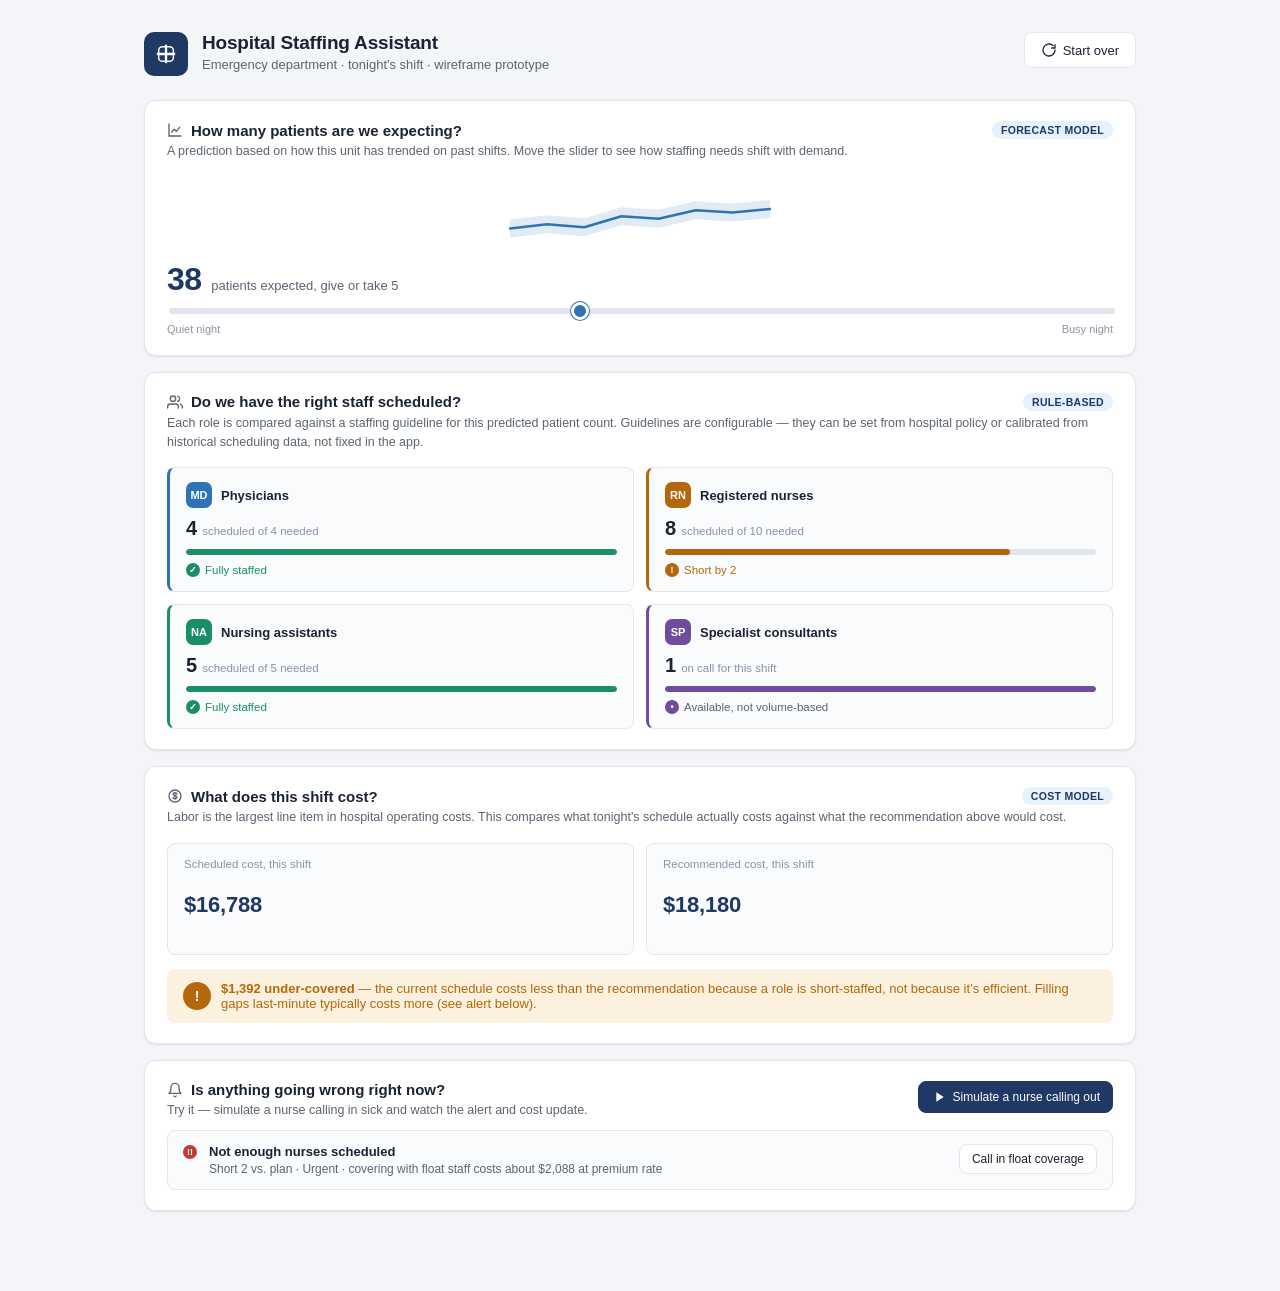
<file: staffing_dashboard_wireframe.html>
<!DOCTYPE html>
<html lang="en">
<head>
<meta charset="UTF-8">
<meta name="viewport" content="width=device-width, initial-scale=1.0">
<title>Hospital Staffing Assistant — Wireframe</title>
<style>
  :root{
    --navy:#1F3864;
    --accent:#2E74B5;
    --accent-light:#E6F1FB;
    --bg:#F3F5F8;
    --card:#FFFFFF;
    --border:#E2E6EC;
    --text:#1A2233;
    --text-secondary:#5B6472;
    --text-muted:#8A93A3;
    --success:#1B8E67;
    --success-bg:#E4F6EF;
    --warning:#B4670B;
    --warning-bg:#FCF0DE;
    --danger:#C23B33;
    --danger-bg:#FBEAE8;
    --physician:#2E74B5;
    --nurse:#B4670B;
    --assistant:#1B8E67;
    --specialist:#6E4C9E;
    --radius:12px;
    --radius-sm:8px;
    --shadow:0 1px 2px rgba(16,24,40,0.04), 0 1px 3px rgba(16,24,40,0.06);
  }
  *{box-sizing:border-box;}
  body{
    margin:0;
    background:var(--bg);
    color:var(--text);
    font-family:-apple-system,BlinkMacSystemFont,"Segoe UI",Roboto,Helvetica,Arial,sans-serif;
    -webkit-font-smoothing:antialiased;
  }
  .wrap{max-width:1040px;margin:0 auto;padding:32px 24px 64px;}

  /* header */
  .header{display:flex;align-items:flex-start;justify-content:space-between;gap:16px;margin-bottom:24px;flex-wrap:wrap;}
  .header-left{display:flex;align-items:flex-start;gap:14px;}
  .logo{
    width:44px;height:44px;border-radius:10px;background:var(--navy);
    display:flex;align-items:center;justify-content:center;flex-shrink:0;
  }
  .header-title{font-size:19px;font-weight:600;margin:0;letter-spacing:-0.01em;}
  .header-sub{font-size:13px;color:var(--text-secondary);margin:3px 0 0;}
  .btn{
    font-family:inherit;font-size:13px;font-weight:500;color:var(--text);
    background:var(--card);border:1px solid var(--border);border-radius:var(--radius-sm);
    padding:9px 16px;cursor:pointer;display:inline-flex;align-items:center;gap:6px;
    transition:background .15s ease, border-color .15s ease;
  }
  .btn:hover{background:#FAFBFC;border-color:#C9D0DB;}
  .btn-primary{background:var(--navy);color:#fff;border-color:var(--navy);}
  .btn-primary:hover{background:#16294C;}
  .btn-sm{font-size:12px;padding:7px 12px;white-space:nowrap;}

  /* section shell */
  .card{
    background:var(--card);border:1px solid var(--border);border-radius:var(--radius);
    padding:20px 22px;box-shadow:var(--shadow);margin-bottom:16px;
  }
  .section-title{display:flex;align-items:center;gap:8px;font-size:15px;font-weight:600;margin:0 0 3px;}
  .section-sub{font-size:12.5px;color:var(--text-secondary);margin:0 0 16px;line-height:1.5;}
  .badge{
    font-size:10.5px;font-weight:600;text-transform:uppercase;letter-spacing:.03em;
    padding:3px 9px;border-radius:100px;
  }
  .badge-model{background:var(--accent-light);color:var(--navy);}
  .badge-sim{background:var(--warning-bg);color:var(--warning);}

  /* forecast */
  .forecast-row{display:flex;align-items:baseline;gap:10px;margin-top:14px;}
  .forecast-num{font-size:32px;font-weight:700;letter-spacing:-0.02em;color:var(--navy);}
  .forecast-label{font-size:13px;color:var(--text-secondary);}
  input[type=range]{
    width:100%;margin-top:10px;-webkit-appearance:none;appearance:none;
    height:6px;border-radius:4px;background:var(--border);outline:none;
  }
  input[type=range]::-webkit-slider-thumb{
    -webkit-appearance:none;appearance:none;width:18px;height:18px;border-radius:50%;
    background:var(--accent);border:3px solid #fff;box-shadow:0 0 0 1px var(--accent);cursor:pointer;
  }
  input[type=range]::-moz-range-thumb{
    width:18px;height:18px;border-radius:50%;background:var(--accent);border:3px solid #fff;
    box-shadow:0 0 0 1px var(--accent);cursor:pointer;
  }
  .slider-labels{display:flex;justify-content:space-between;font-size:11px;color:var(--text-muted);margin-top:5px;}

  /* role grid */
  .role-grid{display:grid;grid-template-columns:repeat(2,minmax(0,1fr));gap:12px;}
  .role-card{
    background:#FAFBFC;border:1px solid var(--border);border-radius:var(--radius-sm);
    padding:14px 16px;border-left:3px solid var(--role-color,var(--accent));
  }
  .role-head{display:flex;align-items:center;gap:9px;margin-bottom:9px;}
  .role-icon{
    width:26px;height:26px;border-radius:7px;background:var(--role-color,var(--accent));
    color:#fff;font-size:11px;font-weight:700;display:flex;align-items:center;justify-content:center;flex-shrink:0;
  }
  .role-name{font-size:13px;font-weight:600;}
  .role-count-row{display:flex;align-items:baseline;gap:5px;}
  .role-count{font-size:20px;font-weight:700;}
  .role-count-label{font-size:11.5px;color:var(--text-muted);}
  .role-bar-track{height:6px;background:var(--border);border-radius:4px;margin-top:9px;overflow:hidden;}
  .role-bar-fill{height:6px;border-radius:4px;transition:width .25s ease, background .25s ease;}
  .role-status{font-size:11.5px;margin:8px 0 0;display:flex;align-items:center;gap:5px;font-weight:500;}
  .status-dot{width:14px;height:14px;border-radius:50%;display:flex;align-items:center;justify-content:center;font-size:9px;color:#fff;font-weight:700;flex-shrink:0;}

  /* cost panel */
  .cost-grid{display:grid;grid-template-columns:1fr 1fr;gap:12px;margin-bottom:14px;}
  .cost-stat{background:#FAFBFC;border:1px solid var(--border);border-radius:var(--radius-sm);padding:14px 16px;}
  .cost-stat-label{font-size:11.5px;color:var(--text-muted);margin:0 0 4px;}
  .cost-stat-value{font-size:22px;font-weight:700;color:var(--navy);letter-spacing:-0.01em;}
  .cost-delta{
    display:flex;align-items:center;gap:10px;padding:12px 16px;border-radius:var(--radius-sm);
    font-size:13px;
  }
  .cost-delta-icon{
    width:28px;height:28px;border-radius:50%;display:flex;align-items:center;justify-content:center;
    font-size:14px;font-weight:700;flex-shrink:0;
  }

  /* alerts */
  .alert-header{display:flex;align-items:flex-start;justify-content:space-between;gap:12px;flex-wrap:wrap;margin-bottom:6px;}
  .alert-item{
    display:flex;gap:12px;align-items:flex-start;padding:13px 15px;background:#FAFBFC;
    border:1px solid var(--border);border-radius:var(--radius-sm);margin-top:10px;
  }
  .alert-title{font-size:13px;font-weight:600;margin:0;}
  .alert-sub{font-size:12px;color:var(--text-secondary);margin:3px 0 0;}
  .alert-ok{
    display:flex;gap:10px;align-items:center;padding:14px 16px;background:var(--success-bg);
    border-radius:var(--radius-sm);color:var(--success);font-size:13px;font-weight:500;margin-top:10px;
  }

  .icon{width:16px;height:16px;flex-shrink:0;}
  svg{display:block;}

  @media (max-width:640px){
    .role-grid{grid-template-columns:1fr;}
    .cost-grid{grid-template-columns:1fr;}
  }
</style>
</head>
<body>
<div class="wrap">

  <div class="header">
    <div class="header-left">
      <div class="logo">
        <svg width="22" height="22" viewBox="0 0 24 24" fill="none"><path d="M12 3v18M3 12h18" stroke="#fff" stroke-width="2.5" stroke-linecap="round"/><rect x="4" y="4" width="16" height="16" rx="4" stroke="#fff" stroke-width="1.6"/></svg>
      </div>
      <div>
        <p class="header-title">Hospital Staffing Assistant</p>
        <p class="header-sub">Emergency department · tonight's shift · wireframe prototype</p>
      </div>
    </div>
    <button class="btn" id="resetBtn">
      <svg class="icon" viewBox="0 0 24 24" fill="none"><path d="M21 12a9 9 0 1 1-3-6.7M21 4v5h-5" stroke="currentColor" stroke-width="2" stroke-linecap="round" stroke-linejoin="round"/></svg>
      Start over
    </button>
  </div>

  <!-- Forecast -->
  <div class="card">
    <div class="section-title">
      <svg class="icon" viewBox="0 0 24 24" fill="none" stroke="var(--text-secondary)"><path d="M3 3v18h18" stroke-width="2" stroke-linecap="round"/><path d="M7 15l4-4 3 3 5-6" stroke-width="2" stroke-linecap="round" stroke-linejoin="round"/></svg>
      How many patients are we expecting?
      <span class="badge badge-model" style="margin-left:auto;">Forecast model</span>
    </div>
    <p class="section-sub">A prediction based on how this unit has trended on past shifts. Move the slider to see how staffing needs shift with demand.</p>
    <svg id="fchart" viewBox="0 0 260 70" style="width:100%;height:70px;">
      <polygon id="fband" points="" fill="var(--accent)" opacity="0.14"></polygon>
      <polyline id="fline" points="" fill="none" stroke="var(--accent)" stroke-width="2.5" stroke-linecap="round" stroke-linejoin="round"></polyline>
    </svg>
    <div class="forecast-row">
      <span class="forecast-num" id="volOut">38</span>
      <span class="forecast-label">patients expected, give or take 5</span>
    </div>
    <input type="range" id="volSlider" min="25" max="55" step="1" value="38" aria-label="Adjust the predicted number of patients">
    <div class="slider-labels"><span>Quiet night</span><span>Busy night</span></div>
  </div>

  <!-- Staffing -->
  <div class="card">
    <div class="section-title">
      <svg class="icon" viewBox="0 0 24 24" fill="none" stroke="var(--text-secondary)"><path d="M17 21v-2a4 4 0 0 0-4-4H5a4 4 0 0 0-4 4v2" stroke-width="2" stroke-linecap="round"/><circle cx="9" cy="7" r="4" stroke-width="2"/><path d="M23 21v-2a4 4 0 0 0-3-3.87M16 3.13a4 4 0 0 1 0 7.75" stroke-width="2" stroke-linecap="round"/></svg>
      Do we have the right staff scheduled?
      <span class="badge badge-model" style="margin-left:auto;">Rule-based</span>
    </div>
    <p class="section-sub">Each role is compared against a staffing guideline for this predicted patient count. Guidelines are configurable — they can be set from hospital policy or calibrated from historical scheduling data, not fixed in the app.</p>
    <div class="role-grid">

      <div class="role-card" style="--role-color:var(--physician);">
        <div class="role-head">
          <div class="role-icon">MD</div>
          <span class="role-name">Physicians</span>
        </div>
        <div class="role-count-row"><span class="role-count" id="physCount">4</span><span class="role-count-label">scheduled of <span id="physNeeded">4</span> needed</span></div>
        <div class="role-bar-track"><div class="role-bar-fill" id="physBar" style="width:100%;background:var(--success);"></div></div>
        <p class="role-status" id="physStatus" style="color:var(--success);"><span class="status-dot" style="background:var(--success);">✓</span>Fully staffed</p>
      </div>

      <div class="role-card" style="--role-color:var(--nurse);">
        <div class="role-head">
          <div class="role-icon">RN</div>
          <span class="role-name">Registered nurses</span>
        </div>
        <div class="role-count-row"><span class="role-count" id="nurseCount">8</span><span class="role-count-label">scheduled of <span id="nurseNeeded">9</span> needed</span></div>
        <div class="role-bar-track"><div class="role-bar-fill" id="nurseBar" style="width:89%;background:var(--warning);"></div></div>
        <p class="role-status" id="nurseStatus" style="color:var(--warning);"><span class="status-dot" style="background:var(--warning);">!</span>Short by 1</p>
      </div>

      <div class="role-card" style="--role-color:var(--assistant);">
        <div class="role-head">
          <div class="role-icon">NA</div>
          <span class="role-name">Nursing assistants</span>
        </div>
        <div class="role-count-row"><span class="role-count" id="naCount">5</span><span class="role-count-label">scheduled of <span id="naNeeded">5</span> needed</span></div>
        <div class="role-bar-track"><div class="role-bar-fill" id="naBar" style="width:100%;background:var(--success);"></div></div>
        <p class="role-status" id="naStatus" style="color:var(--success);"><span class="status-dot" style="background:var(--success);">✓</span>Fully staffed</p>
      </div>

      <div class="role-card" style="--role-color:var(--specialist);">
        <div class="role-head">
          <div class="role-icon">SP</div>
          <span class="role-name">Specialist consultants</span>
        </div>
        <div class="role-count-row"><span class="role-count">1</span><span class="role-count-label">on call for this shift</span></div>
        <div class="role-bar-track"><div class="role-bar-fill" style="width:100%;background:var(--specialist);"></div></div>
        <p class="role-status" style="color:var(--text-secondary);"><span class="status-dot" style="background:var(--specialist);">•</span>Available, not volume-based</p>
      </div>

    </div>
  </div>

  <!-- Cost -->
  <div class="card">
    <div class="section-title">
      <svg class="icon" viewBox="0 0 24 24" fill="none" stroke="var(--text-secondary)"><circle cx="12" cy="12" r="9" stroke-width="2"/><path d="M12 7v10M15 9.5c0-1.4-1.3-2.5-3-2.5s-3 1-3 2.3c0 3 6 1.4 6 4.4 0 1.4-1.3 2.5-3 2.5s-3-1.1-3-2.5" stroke-width="1.8" stroke-linecap="round"/></svg>
      What does this shift cost?
      <span class="badge badge-model" style="margin-left:auto;">Cost model</span>
    </div>
    <p class="section-sub">Labor is the largest line item in hospital operating costs. This compares what tonight's schedule actually costs against what the recommendation above would cost.</p>
    <div class="cost-grid">
      <div class="cost-stat">
        <p class="cost-stat-label">Scheduled cost, this shift</p>
        <p class="cost-stat-value" id="scheduledCost">$16,788</p>
      </div>
      <div class="cost-stat">
        <p class="cost-stat-label">Recommended cost, this shift</p>
        <p class="cost-stat-value" id="recommendedCost">$17,484</p>
      </div>
    </div>
    <div class="cost-delta" id="costDelta" style="background:var(--warning-bg);color:var(--warning);">
      <div class="cost-delta-icon" style="background:var(--warning);color:#fff;">!</div>
      <div>
        <strong id="costDeltaHead">$696 under-covered</strong> — the current schedule costs less than the recommendation because a role is short-staffed, not because it's efficient. Filling gaps last-minute typically costs more (see alert below).
      </div>
    </div>
  </div>

  <!-- Alerts -->
  <div class="card">
    <div class="alert-header">
      <div>
        <div class="section-title" style="margin-bottom:3px;">
          <svg class="icon" viewBox="0 0 24 24" fill="none" stroke="var(--text-secondary)"><path d="M18 8a6 6 0 1 0-12 0c0 7-3 9-3 9h18s-3-2-3-9" stroke-width="2" stroke-linecap="round" stroke-linejoin="round"/><path d="M13.7 21a2 2 0 0 1-3.4 0" stroke-width="2" stroke-linecap="round"/></svg>
          Is anything going wrong right now?
        </div>
        <p class="section-sub" style="margin-bottom:0;">Try it — simulate a nurse calling in sick and watch the alert and cost update.</p>
      </div>
      <button class="btn btn-primary btn-sm" id="callOutBtn">
        <svg class="icon" viewBox="0 0 24 24" fill="none"><path d="M8 5v14l11-7z" fill="#fff"/></svg>
        Simulate a nurse calling out
      </button>
    </div>
    <div id="alertArea"></div>
  </div>

</div>

<script>
var RATES = { phys: 175, nurse: 58, na: 28, specialist: 95 };
var RATIOS = { phys: 12, nurse: 4.2, na: 9 };
var SHIFT_HOURS = 12;
var FLOAT_PREMIUM = 1.5;
var LABELS = { phys: 'physician', nurse: 'nurse', na: 'nursing assistant' };
var COLORS = { phys: 'var(--physician)', nurse: 'var(--nurse)', na: 'var(--assistant)' };

var initial = { vol: 38, phys: 4, nurse: 8, na: 5, resolvedCount: 0 };
var state = Object.assign({}, initial);

function required(role, vol) { return Math.ceil(vol / RATIOS[role]); }
function fmt(n) { return '$' + Math.round(n).toString().replace(/\B(?=(\d{3})+(?!\d))/g, ','); }

function renderForecast() {
  document.getElementById('volOut').textContent = state.vol;
  var base = [0.62,0.55,0.6,0.42,0.46,0.32,0.36,0.3];
  var scale = state.vol / 38;
  var pts = base.map(function(v,i){ var y = 68 - (0.8 - v*0.9)*68*scale; y = Math.max(6,Math.min(60,y)); return (i*260/7)+','+y.toFixed(1); });
  document.getElementById('fline').setAttribute('points', pts.join(' '));
  var band = pts.map(function(pt){ var xy=pt.split(','); return xy[0]+','+(parseFloat(xy[1])+9); });
  var bandRev = pts.slice().reverse().map(function(pt){ var xy=pt.split(','); return xy[0]+','+(parseFloat(xy[1])-9); });
  document.getElementById('fband').setAttribute('points', band.concat(bandRev).join(' '));
}

function renderRole(role, elPrefix) {
  var req = required(role, state.vol);
  var sched = state[role];
  var pct = Math.min(100, Math.round((sched/req)*100));
  var ok = sched >= req;
  document.getElementById(elPrefix+'Needed').textContent = req;
  document.getElementById(elPrefix+'Count').textContent = sched;
  var bar = document.getElementById(elPrefix+'Bar');
  bar.style.width = pct + '%';
  bar.style.background = ok ? 'var(--success)' : 'var(--warning)';
  var statusEl = document.getElementById(elPrefix+'Status');
  if (ok) {
    statusEl.style.color = 'var(--success)';
    statusEl.innerHTML = '<span class="status-dot" style="background:var(--success);">\u2713</span>Fully staffed';
  } else {
    var short = req - sched;
    statusEl.style.color = 'var(--warning)';
    statusEl.innerHTML = '<span class="status-dot" style="background:var(--warning);">!</span>Short by ' + short;
  }
  return req - sched;
}

function renderCost() {
  var scheduledCost = RATES.phys*SHIFT_HOURS*state.phys + RATES.nurse*SHIFT_HOURS*state.nurse + RATES.na*SHIFT_HOURS*state.na + RATES.specialist*SHIFT_HOURS*1;
  var reqPhys = required('phys', state.vol), reqNurse = required('nurse', state.vol), reqNa = required('na', state.vol);
  var recommendedCost = RATES.phys*SHIFT_HOURS*reqPhys + RATES.nurse*SHIFT_HOURS*reqNurse + RATES.na*SHIFT_HOURS*reqNa + RATES.specialist*SHIFT_HOURS*1;
  document.getElementById('scheduledCost').textContent = fmt(scheduledCost);
  document.getElementById('recommendedCost').textContent = fmt(recommendedCost);
  var delta = recommendedCost - scheduledCost;
  var box = document.getElementById('costDelta');
  var head = document.getElementById('costDeltaHead');
  var icon = box.querySelector('.cost-delta-icon');
  if (delta > 0) {
    box.style.background = 'var(--warning-bg)'; box.style.color = 'var(--warning)';
    icon.style.background = 'var(--warning)';
    head.textContent = fmt(delta) + ' under-covered';
    box.lastElementChild.innerHTML = '<strong>' + fmt(delta) + ' under-covered</strong> \u2014 the current schedule costs less than the recommendation because a role is short-staffed, not because it\u2019s efficient. Filling gaps last-minute typically costs more (see alert below).';
  } else if (delta < 0) {
    box.style.background = 'var(--danger-bg)'; box.style.color = 'var(--danger)';
    icon.style.background = 'var(--danger)';
    box.lastElementChild.innerHTML = '<strong>' + fmt(-delta) + ' potential savings</strong> \u2014 the current schedule costs more than what tonight\u2019s predicted volume actually needs. Trimming to the recommendation would free up this much.';
  } else {
    box.style.background = 'var(--success-bg)'; box.style.color = 'var(--success)';
    icon.style.background = 'var(--success)';
    box.lastElementChild.innerHTML = '<strong>On budget</strong> \u2014 the current schedule matches what tonight\u2019s predicted volume needs. No cost gap either direction.';
  }
  return { scheduledCost: scheduledCost, recommendedCost: recommendedCost };
}

function renderAlerts(gaps) {
  var area = document.getElementById('alertArea');
  var active = Object.keys(gaps).filter(function(r){ return gaps[r] > 0; });
  if (active.length === 0) {
    area.innerHTML = '<div class="alert-ok"><svg class="icon" viewBox="0 0 24 24" fill="none" stroke="currentColor"><path d="M5 13l4 4L19 7" stroke-width="2.5" stroke-linecap="round" stroke-linejoin="round"/></svg>Everything looks fully staffed right now.' +
      (state.resolvedCount > 0 ? ' <span style="color:var(--text-muted);font-weight:400;">Fixed ' + state.resolvedCount + ' gap' + (state.resolvedCount>1?'s':'') + ' so far.</span>' : '') + '</div>';
    return;
  }
  active.sort(function(a,b){ return gaps[b]-gaps[a]; });
  area.innerHTML = active.map(function(role) {
    var gap = gaps[role];
    var severe = gap >= 2;
    var floatCost = Math.round(RATES[role]*FLOAT_PREMIUM*SHIFT_HOURS*gap);
    return '<div class="alert-item">' +
      '<div class="status-dot" style="background:' + (severe?'var(--danger)':'var(--warning)') + ';flex-shrink:0;margin-top:1px;">' + (severe?'!!':'!') + '</div>' +
      '<div style="flex:1;">' +
        '<p class="alert-title">Not enough ' + LABELS[role] + (gap>1?'s':'') + ' scheduled</p>' +
        '<p class="alert-sub">Short ' + gap + ' vs. plan \u00b7 ' + (severe?'Urgent':'Needs attention') + ' \u00b7 covering with float staff costs about ' + fmt(floatCost) + ' at premium rate</p>' +
      '</div>' +
      '<button class="btn btn-sm resolveBtn" data-role="' + role + '">Call in float coverage</button>' +
    '</div>';
  }).join('');
  Array.prototype.forEach.call(area.querySelectorAll('.resolveBtn'), function(btn) {
    btn.addEventListener('click', function() {
      var role = btn.getAttribute('data-role');
      state[role] += 1;
      state.resolvedCount += 1;
      renderAll();
    });
  });
}

function renderAll() {
  renderForecast();
  var gaps = {
    phys: renderRole('phys','phys'),
    nurse: renderRole('nurse','nurse'),
    na: renderRole('na','na')
  };
  renderCost();
  renderAlerts(gaps);
}

document.getElementById('volSlider').addEventListener('input', function(e){
  state.vol = parseInt(e.target.value, 10);
  renderAll();
});
document.getElementById('callOutBtn').addEventListener('click', function(){
  if (state.nurse > 3) { state.nurse -= 1; renderAll(); }
});
document.getElementById('resetBtn').addEventListener('click', function(){
  state = Object.assign({}, initial);
  document.getElementById('volSlider').value = initial.vol;
  renderAll();
});

renderAll();
</script>
</body>
</html>
</file>
